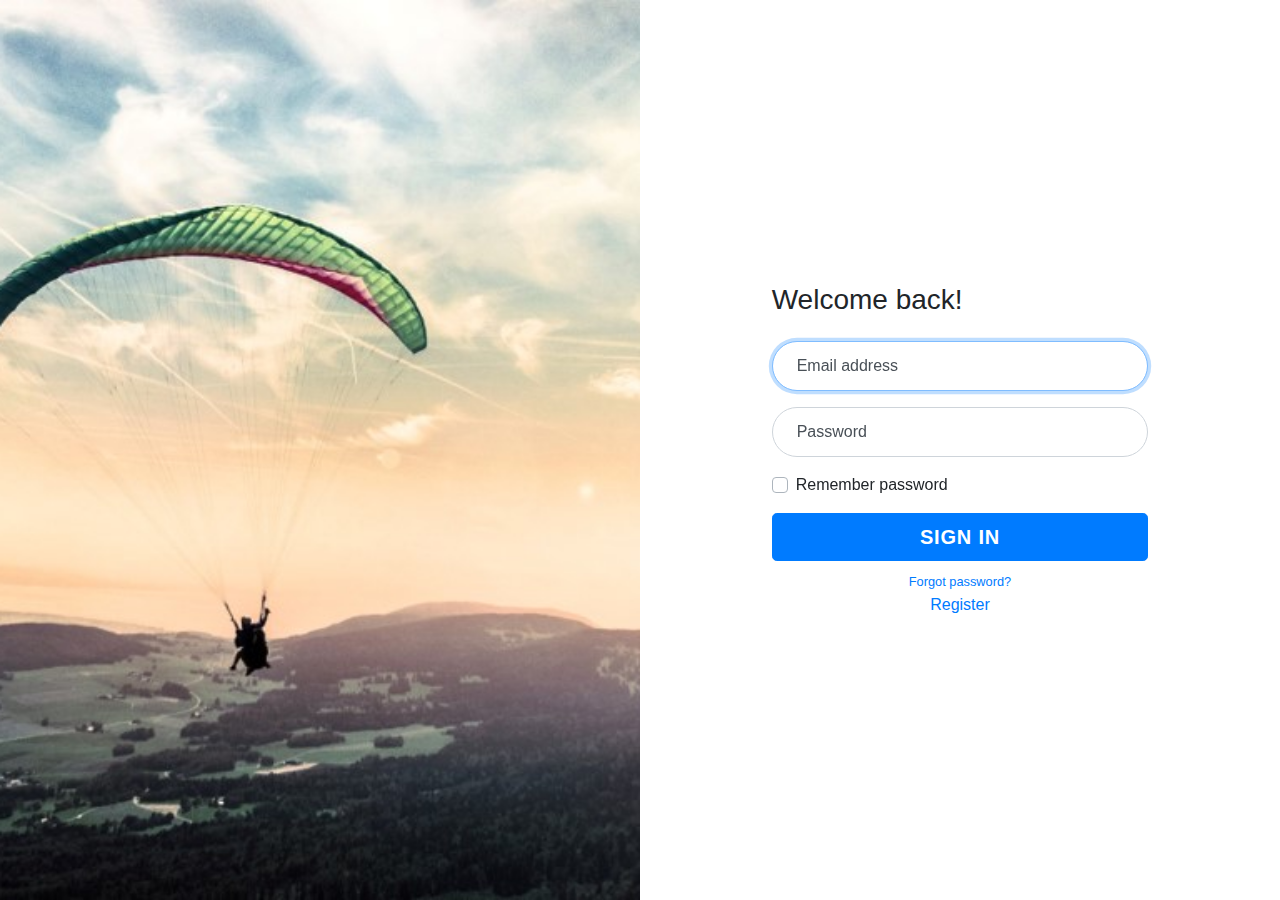
<file: To-be-with/WebContent/login.html>
<!DOCTYPE html>
<html>
<head>
<meta charset="EUC-KR">
<title>Insert title here</title>
</head>
<body>

<!DOCTYPE html>
<html>
<head>
<meta charset="EUC-KR">
<title>To be with login</title>
<link type="text/css" rel="stylesheet" href="login.css">
<link type="text/css" rel="stylesheet" href="bootstrap.min.css">

</head>
<body>
<div class="container-fluid">
  <div class="row no-gutter">
    <div class="d-none d-md-flex col-md-4 col-lg-6 bg-image"></div>
    <div class="col-md-8 col-lg-6">
      <div class="login d-flex align-items-center py-5">
        <div class="container">
          <div class="row">
            <div class="col-md-9 col-lg-8 mx-auto">
              <h3 class="login-heading mb-4">Welcome back!</h3>
              <form>
                <div class="form-label-group">
                  <input type="email" id="inputEmail" class="form-control" placeholder="Email address" required autofocus>
                  <label for="inputEmail">Email address</label>
                </div>

                <div class="form-label-group">
                  <input type="password" id="inputPassword" class="form-control" placeholder="Password" required>
                  <label for="inputPassword">Password</label>
                </div>

                <div class="custom-control custom-checkbox mb-3">
                  <input type="checkbox" class="custom-control-input" id="customCheck1">
                  <label class="custom-control-label" for="customCheck1">Remember password</label>
                </div>
                <button class="btn btn-lg btn-primary btn-block btn-login text-uppercase font-weight-bold mb-2" type="submit">Sign in</button>
                <div class="text-center">
                  <a class="small" href="#">Forgot password?</a>
                  <br>
                  <a class="samll" href="#">Register</a>
                  </div>
               	  
              </form>
            </div>
          </div>
        </div>
      </div>
    </div>
  </div>
</div>
</body>
</html>
</body>
</html>
</file>
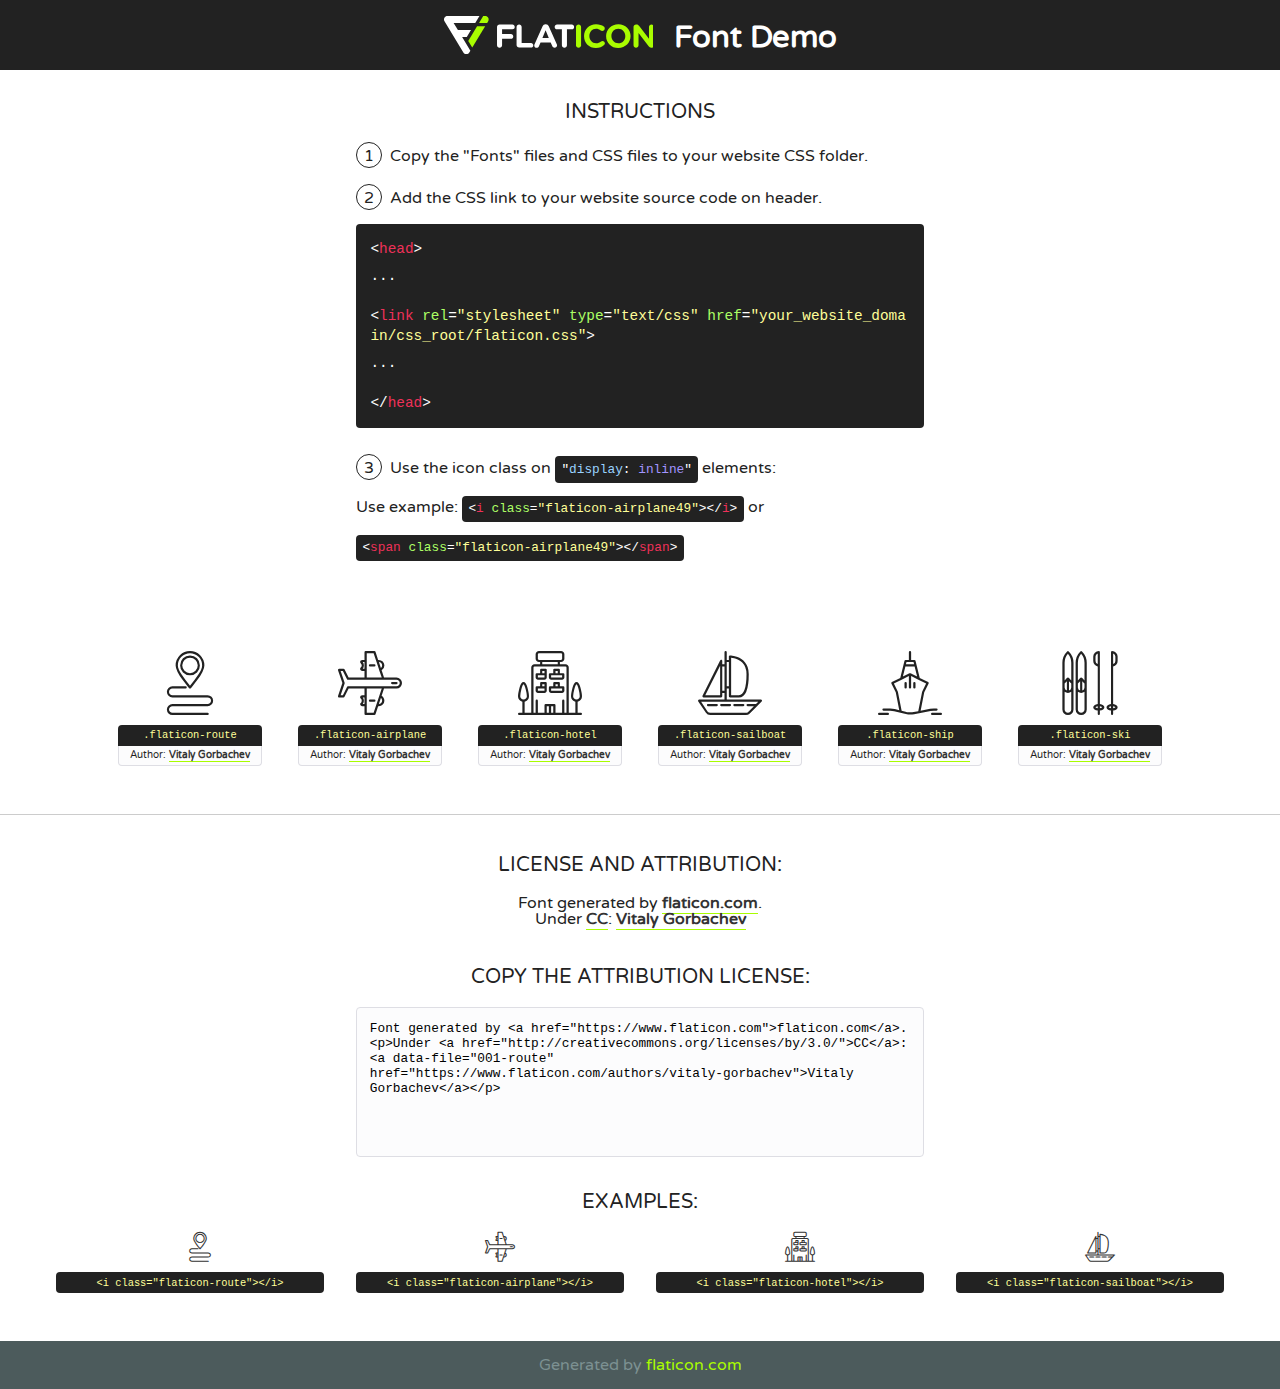
<file: To-be-with/WebContent/fonts/flaticon/font/flaticon.html>
<!DOCTYPE html>
<!--
  Flaticon icon font: Flaticon
  Creation date: 10/01/2019 02:03
-->
<html>
<!DOCTYPE html>
<html>

<head>
    <title>Flaticon WebFont</title>
    <link href="http://fonts.googleapis.com/css?family=Varela+Round" rel="stylesheet" type="text/css" />
    <link rel="stylesheet" type="text/css" href="flaticon.css">
    <meta charset="UTF-8">
    <style>
    html, body, div, span, applet, object, iframe,
    h1, h2, h3, h4, h5, h6, p, blockquote, pre,
    a, abbr, acronym, address, big, cite, code,
    del, dfn, em, img, ins, kbd, q, s, samp,
    small, strike, strong, sub, sup, tt, var,
    b, u, i, center,
    dl, dt, dd, ol, ul, li,
    fieldset, form, label, legend,
    table, caption, tbody, tfoot, thead, tr, th, td,
    article, aside, canvas, details, embed, 
    figure, figcaption, footer, header, hgroup, 
    menu, nav, output, ruby, section, summary,
    time, mark, audio, video {
        margin: 0;
        padding: 0;
        border: 0;
        font-size: 100%;
        font: inherit;
        vertical-align: baseline;
    }
    /* HTML5 display-role reset for older browsers */
    article, aside, details, figcaption, figure, 
    footer, header, hgroup, menu, nav, section {
        display: block;
    }
    body {
        line-height: 1;
    }
    ol, ul {
        list-style: none;
    }
    blockquote, q {
        quotes: none;
    }
    blockquote:before, blockquote:after,
    q:before, q:after {
        content: '';
        content: none;
    }
    table {
        border-collapse: collapse;
        border-spacing: 0;
    }
    body {
        font-family: 'Varela Round', Helvetica, Arial, sans-serif;
        font-size: 16px;
        color: #222;
    }
    a {
        color: #333;
        border-bottom: 1px solid #a9fd00;
        font-weight: bold;
        text-decoration: none;
    }
    * {
        -moz-box-sizing: border-box;
        -webkit-box-sizing: border-box;
        box-sizing: border-box;
        margin: 0;
        padding: 0;
    }
    [class^="flaticon-"]:before, [class*=" flaticon-"]:before, [class^="flaticon-"]:after, [class*=" flaticon-"]:after {
        font-family: Flaticon;
        font-size: 30px;
        font-style: normal;
        margin-left: 20px;
        color: #333;
    }
    .wrapper {
        max-width: 600px;
        margin: auto;
        padding: 0 1em;
    }
    .title {
        font-size: 1.25em;
        text-align: center;
        margin-bottom: 1em;
        text-transform: uppercase;
    }
    header {
        text-align: center;
        background-color: #222;
        color: #fff;
        padding: 1em;
    }
    header .logo {
        width: 210px;
        height: 38px;
        display: inline-block;
        vertical-align: middle;
        margin-right: 1em;
        border: none;
    }
    header strong {
        font-size: 1.95em;
        font-weight: bold;
        vertical-align: middle;
        margin-top: 5px;
        display: inline-block;
    }
    .demo {
        margin: 2em auto;
        line-height: 1.25em;
    }
    .demo ul li {
        margin-bottom: 1em;
    }
    .demo ul li .num {
        color: #222;
        border-radius: 20px;
        display: inline-block;
        width: 26px;
        padding: 3px;
        height: 26px;
        text-align: center;
        margin-right: 0.5em;
        border: 1px solid #222;
    }
    .demo ul li code {
        background-color: #222;
        border-radius: 4px;
        padding: 0.25em 0.5em;
        display: inline-block;
        color: #fff;
        font-family: Consolas,Monaco,Lucida Console,Liberation Mono,DejaVu Sans Mono,Bitstream Vera Sans Mono,Courier New, monospace;
        font-weight: lighter;
        margin-top: 1em;
        font-size: 0.8em;
        word-break: break-all;
    }
    .demo ul li code.big {
        padding: 1em;
        font-size: 0.9em;
    }
    .demo ul li code .red {
        color: #EF3159;
    }
    .demo ul li code .green {
        color: #ACFF65;
    }
    .demo ul li code .yellow {
        color: #FFFF99;
    }
    .demo ul li code .blue {
        color: #99D3FF;
    }
    .demo ul li code .purple {
        color: #A295FF;
    }
    .demo ul li code .dots {
        margin-top: 0.5em;
        display: block;
    }
    #glyphs {
        border-bottom: 1px solid #ccc;
        padding: 2em 0;
        text-align: center;
    }
    .glyph {
        display: inline-block;
        width: 9em;
        margin: 1em;
        text-align: center;
        vertical-align: top;
        background: #FFF;
    }
    .glyph .glyph-icon {
        padding: 10px;
        display: block;
        font-family:"Flaticon";
        font-size: 64px;
        line-height: 1;
    }
    .glyph .glyph-icon:before {
        font-size: 64px;
        color: #222;
        margin-left: 0;
    }
    .class-name {
        font-size: 0.65em;
        background-color: #222;
        color: #fff;
        border-radius: 4px 4px 0 0;
        padding: 0.5em;
        color: #FFFF99;
        font-family: Consolas,Monaco,Lucida Console,Liberation Mono,DejaVu Sans Mono,Bitstream Vera Sans Mono,Courier New, monospace;
    }
    .author-name {
        font-size: 0.6em;
        background-color: #fcfcfd;
        border: 1px solid #DEDEE4;
        border-top: 0;
        border-radius: 0 0 4px 4px;
        padding: 0.5em;
    }
    .class-name:last-child {
        font-size: 10px;
        color:#888;
    }
    .class-name:last-child a {
        font-size: 10px;
        color:#555;
    }
    .class-name:last-child a:hover {
        color:#a9fd00;
    }
    .glyph > input {
        display: block;
        width: 100px;
        margin: 5px auto;
        text-align: center;
        font-size: 12px;
        cursor: text;
    }
    .glyph > input.icon-input {
        font-family:"Flaticon";
        font-size: 16px;
        margin-bottom: 10px;
    }
    .attribution .title {
        margin-top: 2em;
    }
    .attribution textarea {
        background-color: #fcfcfd;
        padding: 1em;
        border: none;
        box-shadow: none;
        border: 1px solid #DEDEE4;
        border-radius: 4px;
        resize: none;
        width: 100%;
        height: 150px;
        font-size: 0.8em;
        font-family: Consolas,Monaco,Lucida Console,Liberation Mono,DejaVu Sans Mono,Bitstream Vera Sans Mono,Courier New, monospace;
        -webkit-appearance: none;
    }
    .iconsuse {
        margin: 2em auto;
        text-align: center;
        max-width: 1200px;
    }
    .iconsuse:after {
        content: '';
        display: table;
        clear: both;
    }
    .iconsuse .image {
        float: left;
        width: 25%;
        padding: 0 1em;
    }
    .iconsuse .image p {
        margin-bottom: 1em;
    }
    .iconsuse .image span {
        display: block;
        font-size: 0.65em;
        background-color: #222;
        color: #fff;
        border-radius: 4px;
        padding: 0.5em;
        color: #FFFF99;
        margin-top: 1em;
        font-family: Consolas,Monaco,Lucida Console,Liberation Mono,DejaVu Sans Mono,Bitstream Vera Sans Mono,Courier New, monospace;
    }
    #footer {
        text-align: center;
        background-color: #4C5B5C;
        color: #7c9192;
        padding: 1em;
    }
    #footer a {
        border: none;
        color: #a9fd00;
        font-weight: normal;
    }
    @media (max-width: 960px) {
        .iconsuse .image {
            width: 50%;
        }
    }
    @media (max-width: 560px) {
        .iconsuse .image {
            width: 100%;
        }
    }
    </style>
</head>

<body class="characters-off">

    <header>
        <a href="https://www.flaticon.com" target="_blank" class="logo">
            <svg version="1.1" xmlns="http://www.w3.org/2000/svg" xmlns:xlink="http://www.w3.org/1999/xlink" xmlns:a="http://ns.adobe.com/AdobeSVGViewerExtensions/3.0/" viewBox="0 0 560.875 102.036" enable-background="new 0 0 560.875 102.036" xml:space="preserve">
                <defs>
                </defs>
                <g>
                    <g class="letters">
                        <path fill="#ffffff" d="M141.596,29.675c0-3.777,2.985-6.767,6.764-6.767h34.438c3.426,0,6.15,2.728,6.15,6.15
                        c0,3.43-2.724,6.149-6.15,6.149h-27.674v13.091h23.719c3.429,0,6.151,2.724,6.151,6.15c0,3.43-2.723,6.149-6.151,6.149h-23.719
                        v17.574c0,3.773-2.986,6.761-6.764,6.761c-3.779,0-6.764-2.989-6.764-6.761V29.675z"></path>
                        <path fill="#ffffff" d="M193.844,29.149c0-3.781,2.985-6.767,6.764-6.767c3.776,0,6.763,2.985,6.763,6.767v42.957h25.039
                        c3.426,0,6.149,2.726,6.149,6.153c0,3.425-2.723,6.15-6.149,6.15h-31.802c-3.779,0-6.764-2.986-6.764-6.768V29.149z"></path>
                        <path fill="#ffffff" d="M241.891,75.71l21.438-48.407c1.492-3.341,4.215-5.357,7.906-5.357h0.792
                        c3.686,0,6.323,2.017,7.815,5.357l21.439,48.407c0.436,0.967,0.701,1.845,0.701,2.723c0,3.602-2.809,6.501-6.414,6.501
                        c-3.161,0-5.269-1.845-6.499-4.655l-4.132-9.661h-27.059l-4.301,10.102c-1.144,2.631-3.426,4.214-6.237,4.214
                        c-3.517,0-6.24-2.81-6.24-6.325C241.1,77.64,241.451,76.677,241.891,75.71z M279.932,58.666l-8.521-20.297l-8.526,20.297H279.932
                        z"></path>
                        <path fill="#ffffff" d="M314.864,35.387H301.86c-3.429,0-6.239-2.813-6.239-6.238c0-3.429,2.811-6.24,6.239-6.24h39.533
                        c3.426,0,6.237,2.811,6.237,6.24c0,3.425-2.811,6.238-6.237,6.238h-13.001v42.785c0,3.773-2.99,6.761-6.764,6.761
                        c-3.779,0-6.764-2.989-6.764-6.761V35.387z"></path>
                        <path fill="#A9FD00" d="M352.615,29.149c0-3.781,2.985-6.767,6.767-6.767c3.774,0,6.761,2.985,6.761,6.767v49.024
                        c0,3.773-2.987,6.761-6.761,6.761c-3.781,0-6.767-2.989-6.767-6.761V29.149z"></path>
                        <path fill="#A9FD00" d="M374.132,53.836v-0.179c0-17.481,13.178-31.801,32.065-31.801c9.22,0,15.459,2.458,20.557,6.238
                        c1.402,1.054,2.637,2.985,2.637,5.357c0,3.692-2.985,6.59-6.681,6.59c-1.845,0-3.071-0.702-4.044-1.319
                        c-3.776-2.813-7.729-4.393-12.562-4.393c-10.364,0-17.831,8.611-17.831,19.154v0.173c0,10.542,7.291,19.329,17.831,19.329
                        c5.715,0,9.492-1.756,13.359-4.834c1.049-0.874,2.458-1.491,4.039-1.491c3.429,0,6.325,2.813,6.325,6.236
                        c0,2.106-1.056,3.78-2.282,4.834c-5.539,4.834-12.036,7.733-21.878,7.733C387.572,85.464,374.132,71.493,374.132,53.836z"></path>
                        <path fill="#A9FD00" d="M433.009,53.836v-0.179c0-17.481,13.79-31.801,32.766-31.801c18.981,0,32.592,14.143,32.592,31.628v0.173
                        c0,17.483-13.785,31.807-32.769,31.807C446.625,85.464,433.009,71.32,433.009,53.836z M484.224,53.836v-0.179
                        c0-10.539-7.725-19.326-18.626-19.326c-10.893,0-18.449,8.611-18.449,19.154v0.173c0,10.542,7.73,19.329,18.626,19.329
                        C476.676,72.986,484.224,64.378,484.224,53.836z"></path>
                        <path fill="#A9FD00" d="M506.233,29.321c0-3.774,2.99-6.763,6.767-6.763h1.401c3.252,0,5.183,1.583,7.029,3.953l26.093,34.265
                        V29.059c0-3.692,2.99-6.677,6.681-6.677c3.683,0,6.671,2.985,6.671,6.677v48.934c0,3.78-2.987,6.765-6.764,6.765h-0.436
                        c-3.257,0-5.188-1.581-7.034-3.953l-27.056-35.492v32.944c0,3.687-2.985,6.676-6.678,6.676c-3.683,0-6.673-2.989-6.673-6.676
                        V29.321z"></path>
                    </g>
                    <g class="insignia">
                        <path fill="#ffffff" d="M48.372,56.137h12.517l11.156-18.537H37.186L25.688,18.539h57.825L94.668,0H9.271
                        C5.925,0,2.842,1.801,1.198,4.716c-1.644,2.907-1.593,6.482,0.134,9.343l50.38,83.501c1.678,2.781,4.689,4.476,7.938,4.476
                        c3.246,0,6.257-1.695,7.935-4.476l2.898-4.804L48.372,56.137z"></path>
                        <g class="i">
                            <path fill="#A9FD00" d="M93.575,18.539h0.031v0.004l21.652,0.004l2.705-4.488c1.727-2.861,1.778-6.436,0.133-9.343
                            C116.454,1.801,113.371,0,110.026,0h-5.294L93.575,18.539z"></path>
                            <polygon fill="#A9FD00" points="88.291,27.356 64.725,66.486 75.519,84.404 109.942,27.356"></polygon>
                        </g>
                    </g>
                </g>
            </svg>
        </a>
        <strong>Font Demo</strong>
    </header>


    <section class="demo wrapper">

        <p class="title">Instructions</p>

        <ul>
            <li>
                <span class="num">1</span>Copy the "Fonts" files and CSS files to your website CSS folder.
            </li>
            <li>
                <span class="num">2</span>Add the CSS link to your website source code on header.
                <code class="big">
                    &lt;<span class="red">head</span>&gt;
                    <br/><span class="dots">...</span>
                    <br/>&lt;<span class="red">link</span> <span class="green">rel</span>=<span class="yellow">"stylesheet"</span> <span class="green">type</span>=<span class="yellow">"text/css"</span> <span class="green">href</span>=<span class="yellow">"your_website_domain/css_root/flaticon.css"</span>&gt;
                    <br/><span class="dots">...</span>
                    <br/>&lt;/<span class="red">head</span>&gt;
                </code>
            </li>

            <li>
                <p>
                    <span class="num">3</span>Use the icon class on <code>"<span class="blue">display</span>:<span class="purple"> inline</span>"</code> elements:
                    <br />
                    Use example: <code>&lt;<span class="red">i</span> <span class="green">class</span>=<span class="yellow">&quot;flaticon-airplane49&quot;</span>&gt;&lt;/<span class="red">i</span>&gt;</code> or <code>&lt;<span class="red">span</span> <span class="green">class</span>=<span class="yellow">&quot;flaticon-airplane49&quot;</span>&gt;&lt;/<span class="red">span</span>&gt;</code>
            </li>
        </ul>

    </section>




   <section id="glyphs">          
    
      
        <div class="glyph"><div class="glyph-icon flaticon-route"></div>
            <div class="class-name">.flaticon-route</div>
            <div class="author-name">Author: <a data-file="001-route" href="https://www.flaticon.com/authors/vitaly-gorbachev">Vitaly Gorbachev</a> </div> 
        </div>        
        
        <div class="glyph"><div class="glyph-icon flaticon-airplane"></div>
            <div class="class-name">.flaticon-airplane</div>
            <div class="author-name">Author: <a data-file="002-airplane" href="https://www.flaticon.com/authors/vitaly-gorbachev">Vitaly Gorbachev</a> </div> 
        </div>        
        
        <div class="glyph"><div class="glyph-icon flaticon-hotel"></div>
            <div class="class-name">.flaticon-hotel</div>
            <div class="author-name">Author: <a data-file="003-hotel" href="https://www.flaticon.com/authors/vitaly-gorbachev">Vitaly Gorbachev</a> </div> 
        </div>        
        
        <div class="glyph"><div class="glyph-icon flaticon-sailboat"></div>
            <div class="class-name">.flaticon-sailboat</div>
            <div class="author-name">Author: <a data-file="004-sailboat" href="https://www.flaticon.com/authors/vitaly-gorbachev">Vitaly Gorbachev</a> </div> 
        </div>        
        
        <div class="glyph"><div class="glyph-icon flaticon-ship"></div>
            <div class="class-name">.flaticon-ship</div>
            <div class="author-name">Author: <a data-file="005-ship" href="https://www.flaticon.com/authors/vitaly-gorbachev">Vitaly Gorbachev</a> </div> 
        </div>        
        
        <div class="glyph"><div class="glyph-icon flaticon-ski"></div>
            <div class="class-name">.flaticon-ski</div>
            <div class="author-name">Author: <a data-file="006-ski" href="https://www.flaticon.com/authors/vitaly-gorbachev">Vitaly Gorbachev</a> </div> 
        </div>        
        

    </section>



    <section class="attribution wrapper"   style="text-align:center;">

      <div class="title">License and attribution:</div><div class="attrDiv">Font generated by <a href="https://www.flaticon.com">flaticon.com</a>. <div><p>Under <a href="http://creativecommons.org/licenses/by/3.0/">CC</a>: <a data-file="001-route" href="https://www.flaticon.com/authors/vitaly-gorbachev">Vitaly Gorbachev</a></p>  </div>
      </div>
      <div class="title">Copy the Attribution License:</div>

    <textarea onclick="this.focus();this.select();">Font generated by &lt;a href=&quot;https://www.flaticon.com&quot;&gt;flaticon.com&lt;/a&gt;. <p>Under <a href="http://creativecommons.org/licenses/by/3.0/">CC</a>: <a data-file="001-route" href="https://www.flaticon.com/authors/vitaly-gorbachev">Vitaly Gorbachev</a></p>  
     </textarea>

    </section>

    <section class="iconsuse">

          <div class="title">Examples:</div>            
             
            <div class="image">
                <p>
                    <i class="glyph-icon flaticon-route"></i> 
                    <span>&lt;i class=&quot;flaticon-route&quot;&gt;&lt;/i&gt;</span>
                </p>
            </div>
            
            <div class="image">
                <p>
                    <i class="glyph-icon flaticon-airplane"></i> 
                    <span>&lt;i class=&quot;flaticon-airplane&quot;&gt;&lt;/i&gt;</span>
                </p>
            </div>
            
            <div class="image">
                <p>
                    <i class="glyph-icon flaticon-hotel"></i> 
                    <span>&lt;i class=&quot;flaticon-hotel&quot;&gt;&lt;/i&gt;</span>
                </p>
            </div>
            
            <div class="image">
                <p>
                    <i class="glyph-icon flaticon-sailboat"></i> 
                    <span>&lt;i class=&quot;flaticon-sailboat&quot;&gt;&lt;/i&gt;</span>
                </p>
            </div>
                       
        </div>
                            
    </section>

<div id="footer">
    <div>Generated by <a href="https://www.flaticon.com">flaticon.com</a>
    </div>
</div>



</body>
</html>
</file>
<file: To-be-with/WebContent/login.css>
@charset "EUC-KR";


:root {
  --input-padding-x: 1.5rem;
  --input-padding-y: 0.75rem;
}

.login,
.image {
  min-height: 100vh;
}

.bg-image {
  background-image: url('login.jpg');
  background-size: cover;
  background-position: center;
}

.login-heading {
  font-weight: 300;
}

.btn-login {
  font-size: 0.9rem;
  letter-spacing: 0.05rem;
  padding: 0.75rem 1rem;
  border-radius: 2rem;
}

.form-label-group {
  position: relative;
  margin-bottom: 1rem;
}

.form-label-group>input,
.form-label-group>label {
  padding: var(--input-padding-y) var(--input-padding-x);
  height: auto;
  border-radius: 2rem;
}

.form-label-group>label {
  position: absolute;
  top: 0;
  left: 0;
  display: block;
  width: 100%;
  margin-bottom: 0;
  /* Override default `<label>` margin */
  line-height: 1.5;
  color: #495057;
  cursor: text;
  /* Match the input under the label */
  border: 1px solid transparent;
  border-radius: .25rem;
  transition: all .1s ease-in-out;
}

.form-label-group input::-webkit-input-placeholder {
  color: transparent;
}

.form-label-group input:-ms-input-placeholder {
  color: transparent;
}

.form-label-group input::-ms-input-placeholder {
  color: transparent;
}

.form-label-group input::-moz-placeholder {
  color: transparent;
}

.form-label-group input::placeholder {
  color: transparent;
}

.form-label-group input:not(:placeholder-shown) {
  padding-top: calc(var(--input-padding-y) + var(--input-padding-y) * (2 / 3));
  padding-bottom: calc(var(--input-padding-y) / 3);
}

.form-label-group input:not(:placeholder-shown)~label {
  padding-top: calc(var(--input-padding-y) / 3);
  padding-bottom: calc(var(--input-padding-y) / 3);
  font-size: 12px;
  color: #777;
}
</file>
<file: To-be-with/WebContent/fonts/flaticon/font/flaticon.css>
/*
  	Flaticon icon font: Flaticon
  	Creation date: 10/01/2019 02:03
  	*/

@font-face {
  font-family: "Flaticon";
  src: url("./Flaticon.eot");
  src: url("./Flaticon.eot?#iefix") format("embedded-opentype"),
       url("./Flaticon.woff") format("woff"),
       url("./Flaticon.ttf") format("truetype"),
       url("./Flaticon.svg#Flaticon") format("svg");
  font-weight: normal;
  font-style: normal;
}

@media screen and (-webkit-min-device-pixel-ratio:0) {
  @font-face {
    font-family: "Flaticon";
    src: url("./Flaticon.svg#Flaticon") format("svg");
  }
}

[class^="flaticon-"]:before, [class*=" flaticon-"]:before,
[class^="flaticon-"]:after, [class*=" flaticon-"]:after {   
  font-family: Flaticon;
        font-style: normal;
  font-weight: normal;
  font-variant: normal;
  text-transform: none;
  line-height: 1;

  /* Better Font Rendering =========== */
  -webkit-font-smoothing: antialiased;
  -moz-osx-font-smoothing: grayscale;
}

.flaticon-route:before { content: "\f100"; }
.flaticon-airplane:before { content: "\f101"; }
.flaticon-hotel:before { content: "\f102"; }
.flaticon-sailboat:before { content: "\f103"; }
.flaticon-ship:before { content: "\f104"; }
.flaticon-ski:before { content: "\f105"; }
</file>
